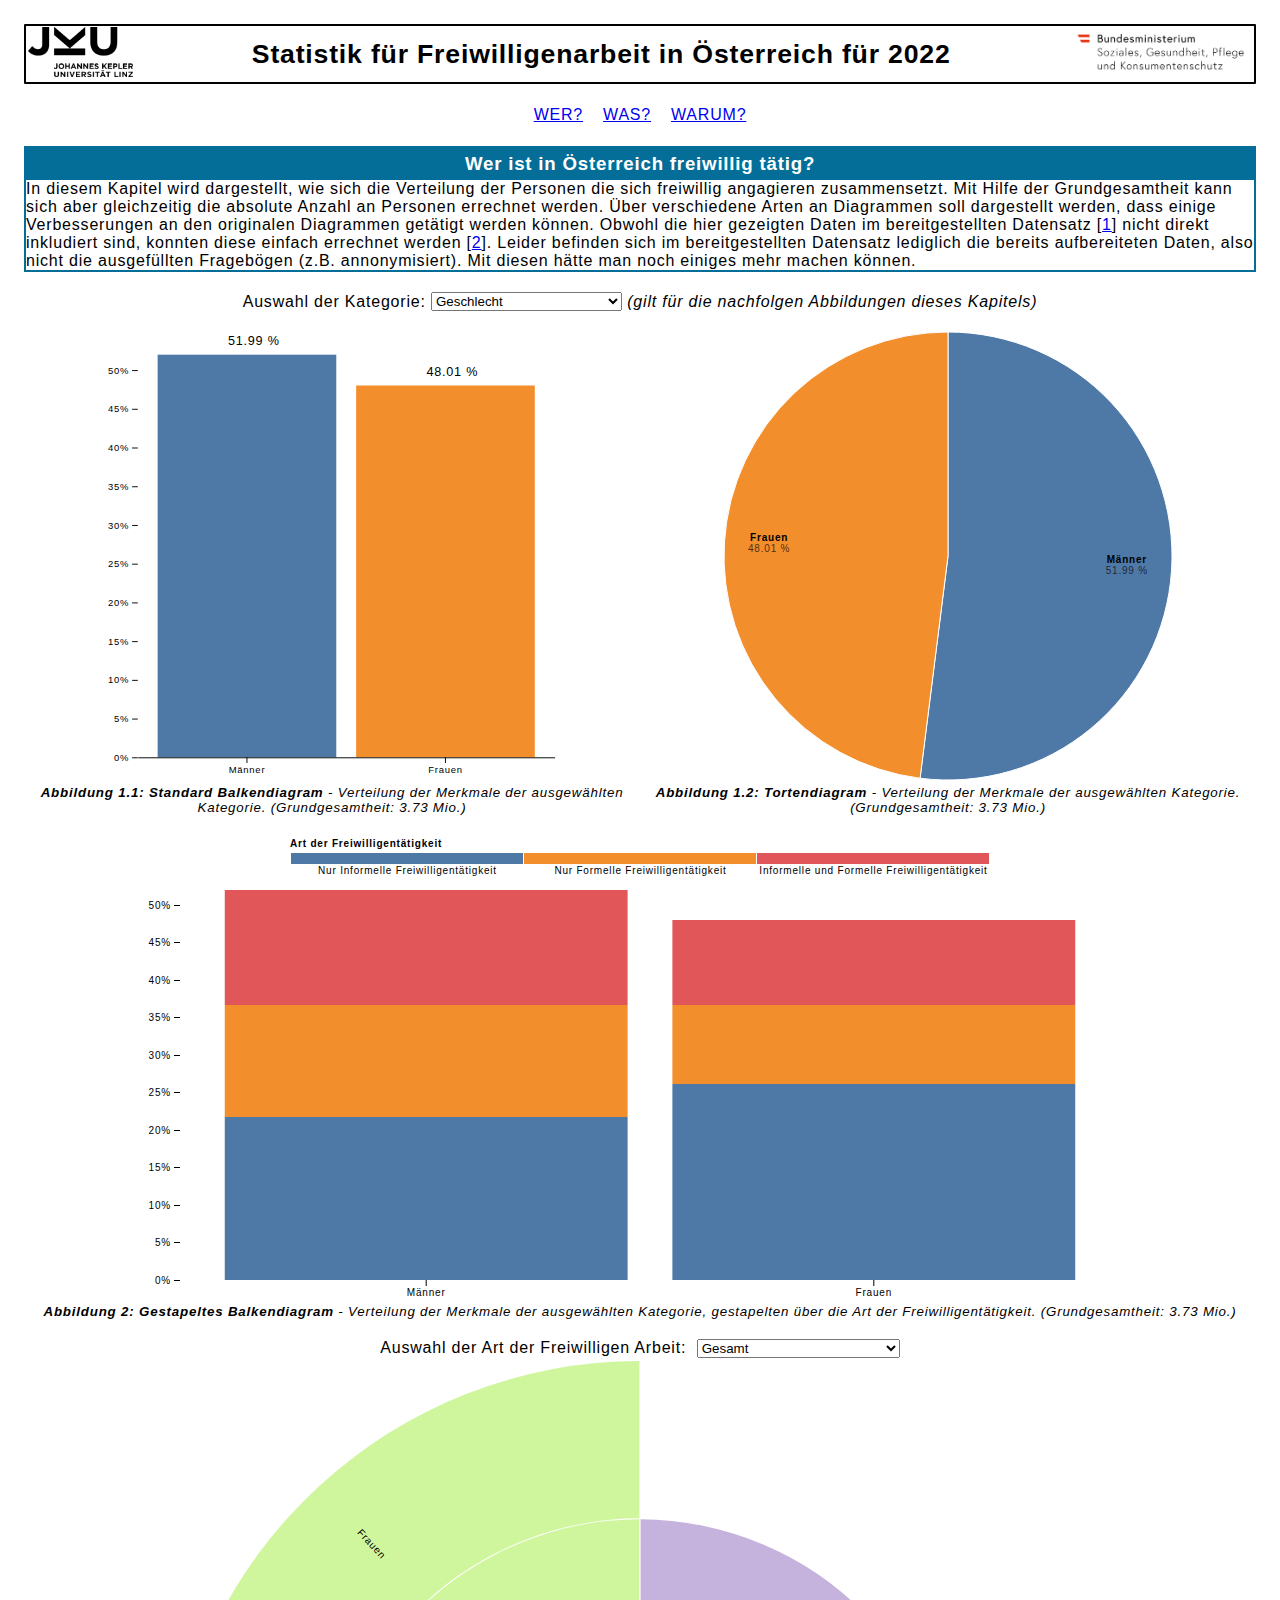
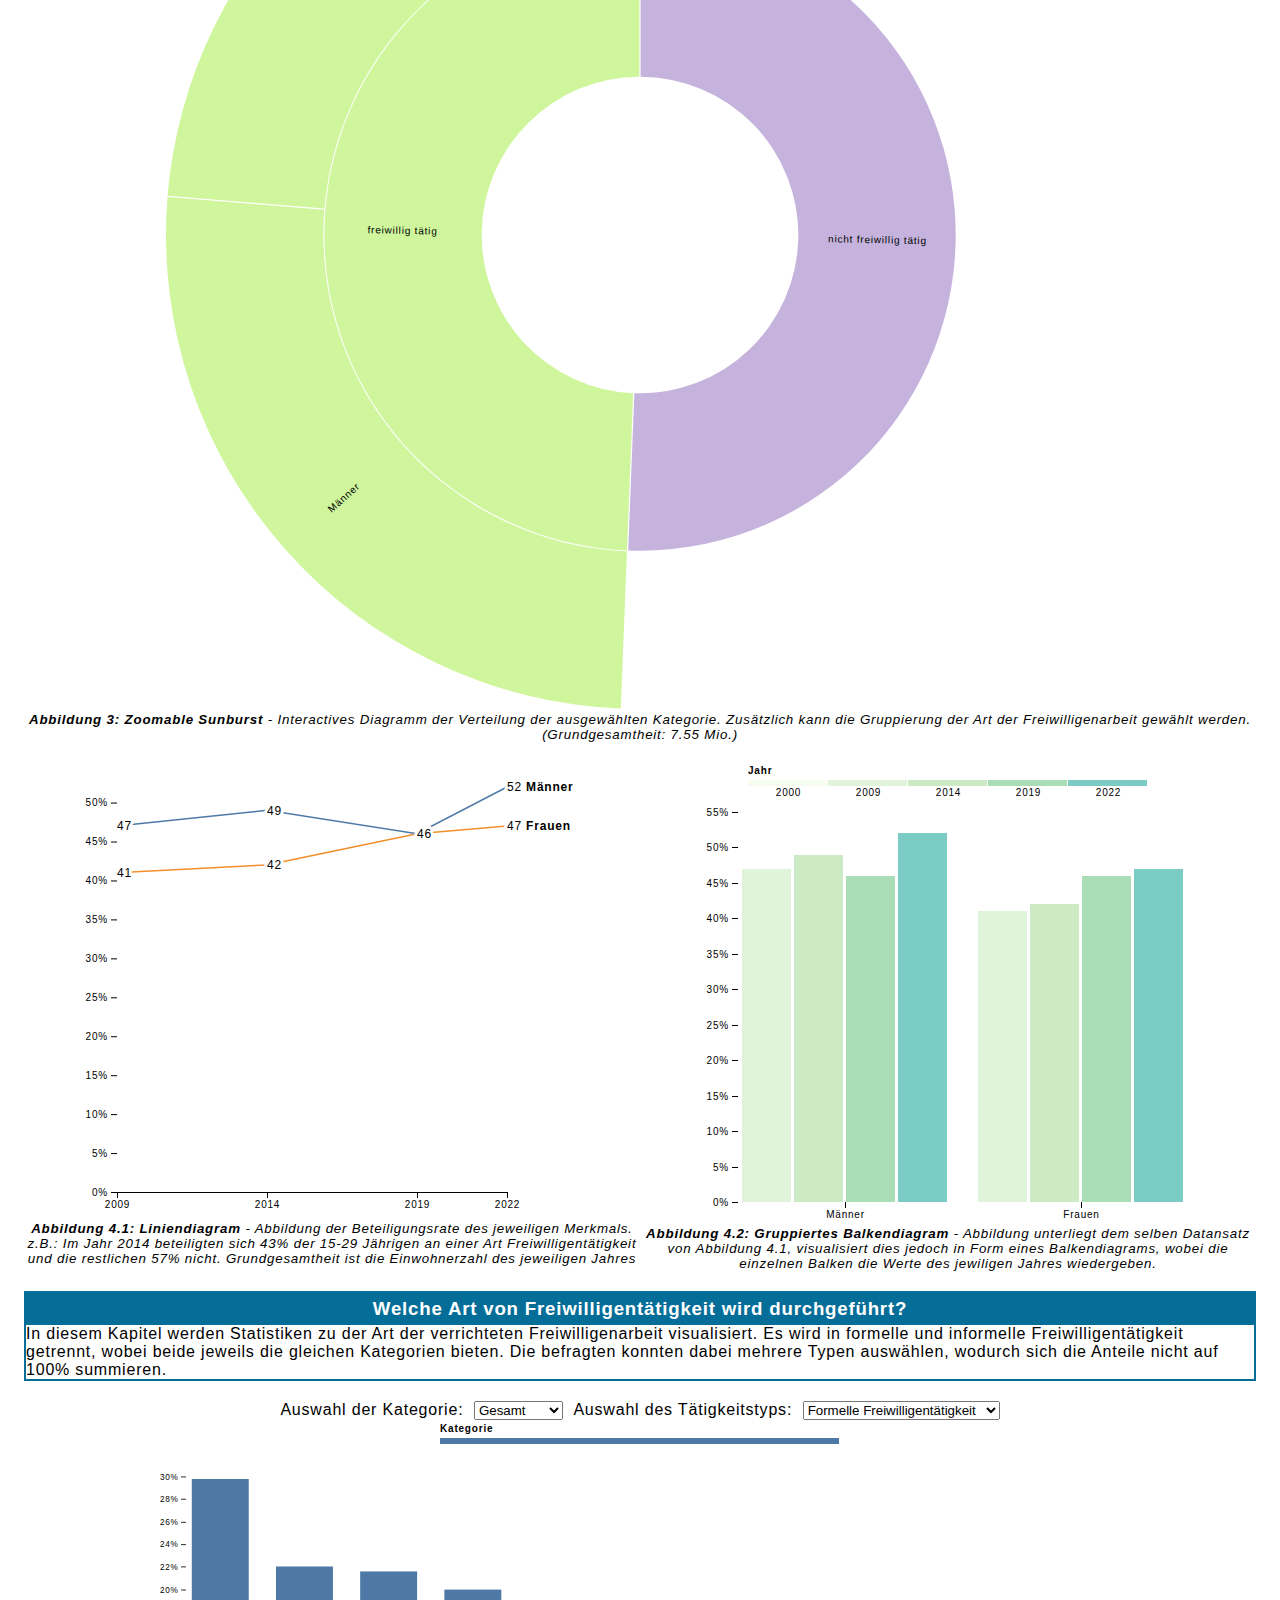
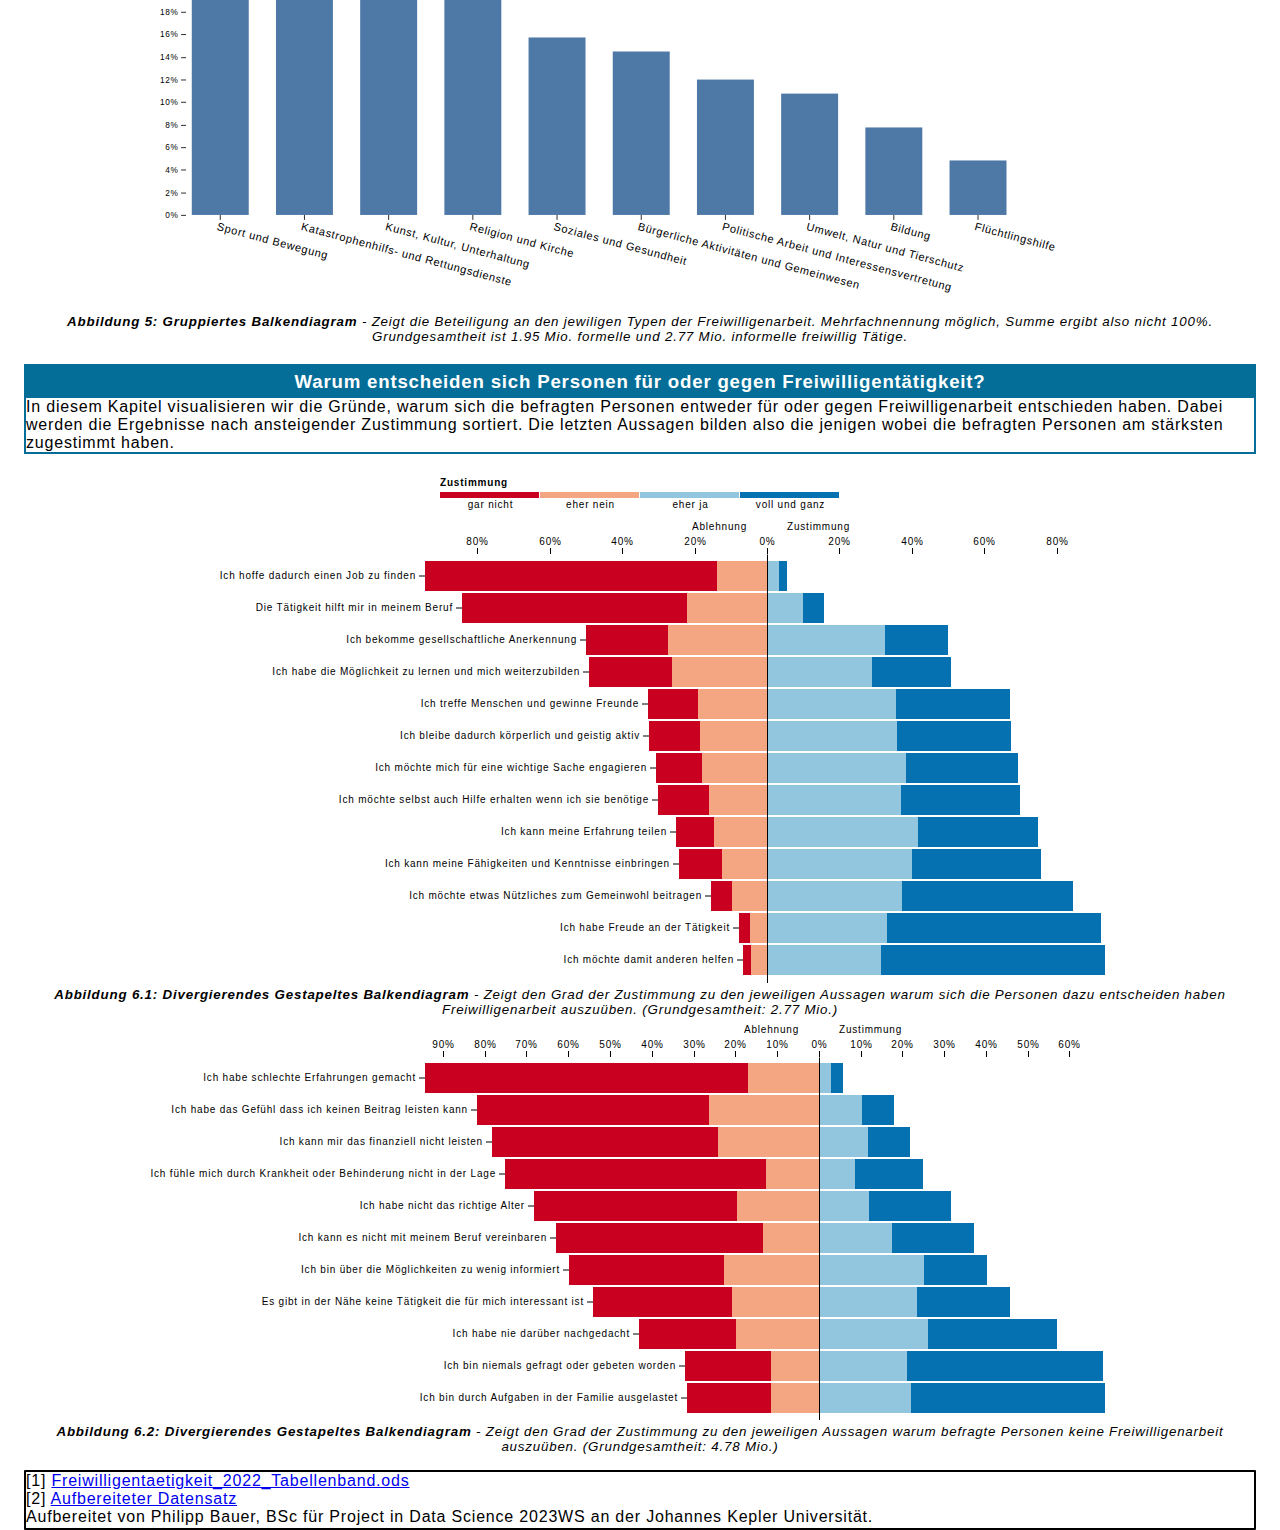
<file: index.html>
<!DOCTYPE html>
<html>
  <head>
    <title>Österreichs Freiwilligen Tätigkeit</title>
    <script src="d3.js"></script>
    <script src="d3-color-legend.js"></script>
    <script type="module" src="plot_script.js"></script>
    <link rel="stylesheet" href="style.css">
  </head>
  <body>
    <div class="container">
        <div class="header">
          <div><img src="JKU_Logo.png" style="height: 50px"></div>
          <div style="font-size:20pt; font-weight:bold;">Statistik für Freiwilligenarbeit in Österreich für 2022</div>
          <div><img src="BMSGPK_Logo.png" style="height: 50px"></div>
        </div>

        <div class="nav">
            <span><a href="#who">WER?</a></span>
            <span><a href="#what">WAS?</a></span>
            <span><a href="#why">WARUM?</a></span>
        </div>

        <div class="footer">
          [1] <a id="ref1" href="https://www.statistik.at/fileadmin/pages/1872/Freiwilligentaetigkeit_2022_Tabellenband.ods">Freiwilligentaetigkeit_2022_Tabellenband.ods</a><br>
          [2] <a id="ref2" href="https://github.com/BauePhil/PR-DataScience-VolunteeringStatistics/raw/a5476cb85e04e786562a06518f152edc9e2ba8cf/data.ods">Aufbereiteter Datensatz</a><br>
          Aufbereitet von Philipp Bauer, BSc für Project in Data Science 2023WS an der Johannes Kepler Universität.
        </div>

        <div class="content">
          <!--WHO-->
          <div id="who" class="who_explainer">
            <div class="explainer_header">Wer ist in Österreich freiwillig tätig?</div>
            In diesem Kapitel wird dargestellt, wie sich die Verteilung der Personen die sich freiwillig angagieren zusammensetzt.
            Mit Hilfe der Grundgesamtheit kann sich aber gleichzeitig die absolute Anzahl an Personen errechnet werden.
            Über verschiedene Arten an Diagrammen soll dargestellt werden, dass einige Verbesserungen an den originalen Diagrammen getätigt werden können.
            Obwohl die hier gezeigten Daten im bereitgestellten Datensatz [<a href="#ref1">1</a>] nicht direkt inkludiert sind, konnten diese einfach errechnet werden [<a href="#ref2">2</a>].
            Leider befinden sich im bereitgestellten Datensatz lediglich die bereits aufbereiteten Daten, also nicht die ausgefüllten Fragebögen (z.B. annonymisiert). 
            Mit diesen hätte man noch einiges mehr machen können.
          </div>

          <div class="selects">
            Auswahl der Kategorie:&nbsp;
            <select id="category">
              <option>Geschlecht</option>
              <option>Alter</option>
              <option>Staatsbürgerschaft</option>
              <option>Teilnahme am Erwerbsleben</option>
              <option>Tätigkeit</option>
            </select>
            &nbsp;<i>(gilt für die nachfolgen Abbildungen dieses Kapitels)</i>
          </div>

          <div class="barchart">
            <div id="barchart"></div>
            <div class="figure_text"><b>Abbildung 1.1: Standard Balkendiagram</b> - 
              Verteilung der Merkmale der ausgewählten Kategorie. (Grundgesamtheit: 3.73 Mio.)</div>
          </div>

          <div class="piechart">
            <div id="piechart"></div>
            <div class="figure_text"><b>Abbildung 1.2: Tortendiagram</b> - 
              Verteilung der Merkmale der ausgewählten Kategorie. (Grundgesamtheit: 3.73 Mio.)</div>
          </div>

          <div id="stacked_div" class="stacked_barchart">
            <div id="stacked_chart_legend"></div>
            <div id="stacked_barchart"></div>
            <div class="figure_text"><b>Abbildung 2: Gestapeltes Balkendiagram</b> - 
              Verteilung der Merkmale der ausgewählten Kategorie, gestapelten über die Art der Freiwilligentätigkeit. 
              (Grundgesamtheit: 3.73 Mio.)</div>
          </div>

          <div id="sunburst_div" class="sunburst">
            <div>Auswahl der Art der Freiwilligen Arbeit:&nbsp;
            <select id="sunburst_select">
              <option>Gesamt</option>
              <option>Nach Freiwilligentätigkeitsform</option>
            </select></div>
            <div id="sunburst"></div>
            <div class="figure_text"><b>Abbildung 3: Zoomable Sunburst</b> - 
              Interactives Diagramm der Verteilung der ausgewählten Kategorie. 
              Zusätzlich kann die Gruppierung der Art der Freiwilligenarbeit gewählt werden. 
              (Grundgesamtheit: 7.55 Mio.)</div>
          </div>

          <div id="time_linechart_div" class="time_line_chart">
            <div id="time_linechart"></div>
            <div class="figure_text"><b>Abbildung 4.1: Liniendiagram</b> - 
              Abbildung der Beteiligungsrate des jeweiligen Merkmals. z.B.: Im Jahr 2014 beteiligten sich 43%
              der 15-29 Jährigen an einer Art Freiwilligentätigkeit und die restlichen 57% nicht. 
              Grundgesamtheit ist die Einwohnerzahl des jeweiligen Jahres</div>
          </div>
          <div  id="time_barchart_div" class="time_bar_chart">
            <div id="time_bar_legend"></div>
            <div id="time_barchart"></div>
            <div class="figure_text"><b>Abbildung 4.2: Gruppiertes Balkendiagram</b> - 
              Abbildung unterliegt dem selben Datansatz von Abbildung 4.1, 
              visualisiert dies jedoch in Form eines Balkendiagrams, 
              wobei die einzelnen Balken die Werte des jewiligen Jahres wiedergeben.</div>
          </div>

          <!--WHAT-->
          <div id="what" class="what_explainer">
            <div class="explainer_header">Welche Art von Freiwilligentätigkeit wird durchgeführt?</div>
            In diesem Kapitel werden Statistiken zu der Art der verrichteten Freiwilligenarbeit visualisiert.
            Es wird in formelle und informelle Freiwilligentätigkeit getrennt, wobei beide jeweils die gleichen Kategorien bieten.
            Die befragten konnten dabei mehrere Typen auswählen, wodurch sich die Anteile nicht auf 100% summieren.
          </div>

          <div class="worktype">
            <div class="worktype_select_div">
              Auswahl der Kategorie:&nbsp;
              <select id="worktype_category_select">
                <option>Gesamt</option>
                <option>Geschlecht</option>
                <option>Alter</option>
                <option>Ausbildung</option>
              </select>
              &nbsp;Auswahl des Tätigkeitstyps:&nbsp;
              <select id="worktype_type_select">
                <option>Formelle Freiwilligentätigkeit</option>
                <option>Informelle Freiwilligentätigkeit</option>
              </select>
            </div>
            <div id="worktype_legend"></div>
            <div id="worktype"></div>
            <div class="figure_text"><b>Abbildung 5: Gruppiertes Balkendiagram</b> - 
              Zeigt die Beteiligung an den jewiligen Typen der Freiwilligenarbeit. 
              Mehrfachnennung möglich, Summe ergibt also nicht 100%. Grundgesamtheit ist 1.95 Mio. formelle 
              und 2.77 Mio. informelle freiwillig Tätige.</div>
          </div>
          
          <!--WHY-->
          <div id="why" class="why_explainer">
            <div class="explainer_header">Warum entscheiden sich Personen für oder gegen Freiwilligentätigkeit?</div>
            In diesem Kapitel visualisieren wir die Gründe, warum sich die befragten Personen entweder für oder gegen Freiwilligenarbeit entschieden haben.
            Dabei werden die Ergebnisse nach ansteigender Zustimmung sortiert. 
            Die letzten Aussagen bilden also die jenigen wobei die befragten Personen am stärksten zugestimmt haben.
          </div>

          <div class="why">
            <div id="why_legend"></div>
            <div id="why_yes">Yes</div>
            <div class="figure_text"><b>Abbildung 6.1: Divergierendes Gestapeltes Balkendiagram</b> - 
              Zeigt den Grad der Zustimmung zu den jeweiligen Aussagen warum sich die Personen dazu entscheiden haben
              Freiwilligenarbeit auszuüben. (Grundgesamtheit: 2.77 Mio.)</div>
            <div id="why_no">No</div>
            <div class="figure_text"><b>Abbildung 6.2: Divergierendes Gestapeltes Balkendiagram</b> - 
              Zeigt den Grad der Zustimmung zu den jeweiligen Aussagen warum befragte Personen
              keine Freiwilligenarbeit auszuüben. (Grundgesamtheit: 4.78 Mio.)</div>
          </div>
        </div> 
    </div>
</html>
</file>
<file: style.css>
/**
 * CSS from the Layout Generator/Tool
 */
.container {
  display: grid;
  grid-template-columns: 1fr;
  grid-template-rows: 60px 60px 1fr 60px;
  gap: 1em 1em;
  grid-auto-flow: row;
  grid-template-areas:
    "header"
    "nav"
    "content"
    "footer";
  min-width: 1000px;
}

.figure_text {
  font-size: 10pt;
  font-style: italic;
  text-align: center;
}
.explainer_header {
  font-size: 14pt;
  font-weight: bold;
  text-align: center;
  background-color: rgb(4, 110, 152);
  color: white;
  padding: 5px;
}
.who_explainer, .what_explainer, .why_explainer{
  border: 2px solid rgb(4, 110, 152);
}

/* div {
  border: 1px solid #CCC;
} */
/* div svg {
  border: 1px solid #CCC;
} */

.header {
  border: 2px solid black;
  padding: 2px;
  grid-area: header;
  display: flex;
  align-items: center;
  justify-content: space-between;
}

.nav {
  grid-area: nav;
  display: flex;
  flex-direction: row;
  align-items: center;
  justify-content: center;
  gap: 20px;
}

.footer {
  grid-area: footer;
  border: 2px solid black;
}

.sidebar {
  grid-area: sidebar;
}

.content {
  grid-area: content;
}

body {
  font-family: "Arial", sans-serif;
  /*font-weight: bold;*/
  background-color: #ffffff;
  padding: 1rem;
}
.container {
  max-width: 1600px;
  height: calc(100vh - 3rem);
  margin: 0 auto;
}
.container > * {
  /*display: grid;
  place-content: center;*/
  border-radius: 1px;
  font-size: 1rem;
  letter-spacing: 0.05rem;
}
.header,
.footer,
.nav {
  color: hsl(0, 0%, 0%);
  background-color: hsl(0, 0%, 100%);
}
.sidebar {
  color: hsl(0, 0%, 0%);
  background-color: hsl(0, 0%, 100%);
}

@media (max-width: 1600px) {
  .container {
    grid-template-columns: 1fr;
    grid-template-rows: 60px 30px auto 60px;
    grid-template-areas:
      "header"
      "nav"
      "content"
      "footer";
  }
}

/*main content div style*/
.content {
  display: grid;
  /*color: hsl(177, 51%, 23%);*/
  background-color: hsl(0, 0%, 100%);
  grid-template-columns: 1fr 1fr;
  /*grid-template-rows: 0.3fr 1fr 1fr 1.7fr;*/
  grid-template-rows: auto;
  gap: 20px 0px;
  grid-auto-flow: row;
  grid-template-areas:
    "who-explainer who-explainer"
    "selects selects"
    "barchart pichart"
    "stacked_barchart stacked_barchart"
    "sunburst sunburst"
    "time_line_chart time_bar_chart"
    "what_explainer what_explainer"
    "worktype worktype"
    "why_explainer why_explainer"
    "why why";
}

.content div {
  align-items: center;
  justify-content: center;
}

.who_explainer {
  grid-area: who-explainer;
}
.selects {
  grid-area: selects;
  display: flex;
}
.barchart {
  grid-area: barchart;
  display: flex;
  flex-direction: column;
}
.piechart {
  grid-area: pichart;
  display: flex;
  flex-direction: column;
}
.stacked_barchart {
  grid-area: stacked_barchart;
  display: flex;
  flex-direction: column;
}
.sunburst {
  grid-area: sunburst;
  display: flex;
  flex-direction: column;
}
.time_line_chart {
  grid-area: time_line_chart;
  display: flex;
  flex-direction: column;
}
.time_bar_chart {
  grid-area: time_bar_chart;
  display: flex;
  flex-direction: column;
}
.what_explainer {
  grid-area: what_explainer;
}
.worktype {
  grid-area: worktype;
  display: flex;
  flex-direction: column;
}
.why_explainer {
  grid-area: why_explainer;
}
.why {
  grid-area: why;
  display: flex;
  flex-direction: column;
}
</file>
